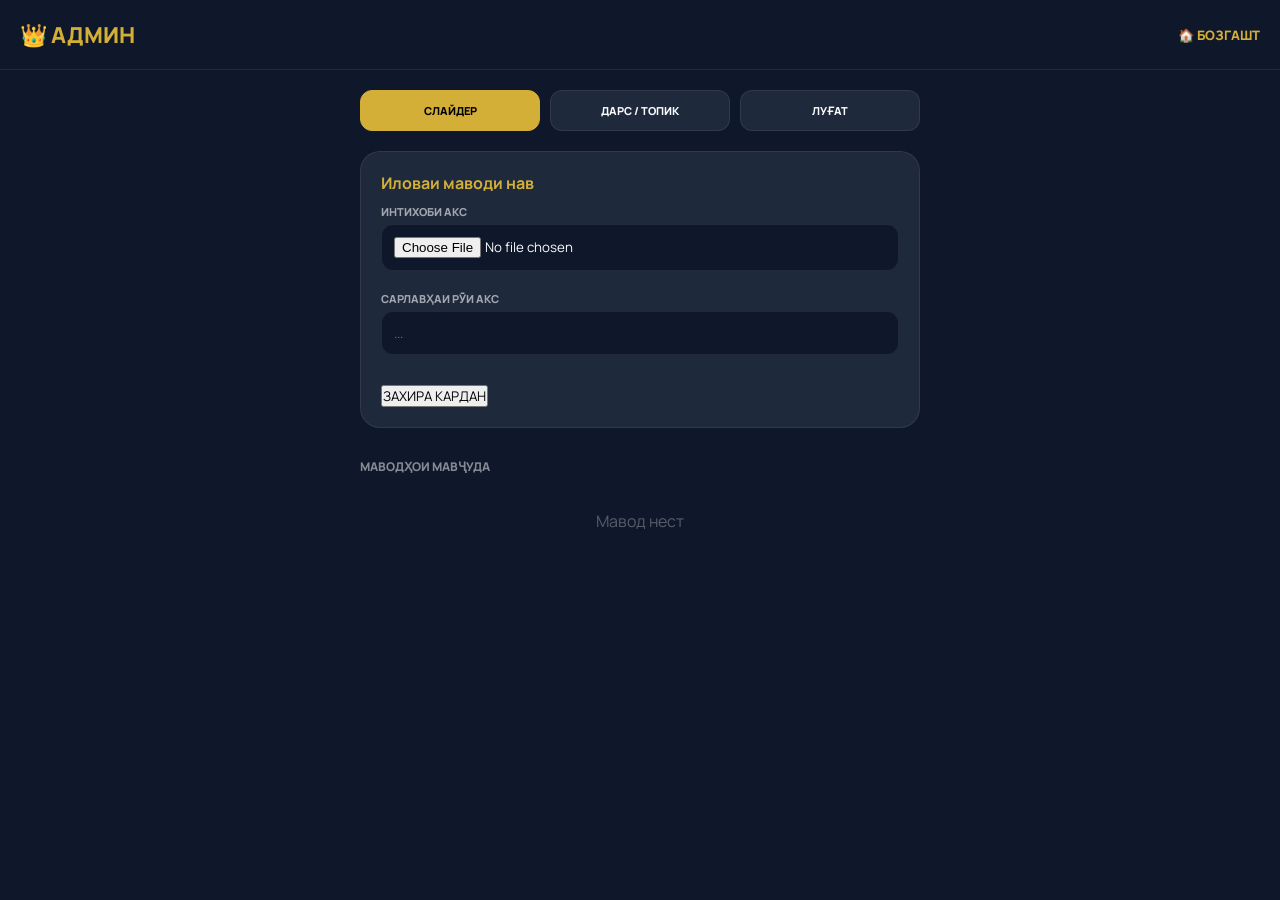
<file: admin.html>
<!DOCTYPE html>
<html lang="tg">
<head>
    <meta charset="UTF-8">
    <meta name="viewport" content="width=device-width, initial-scale=1.0">
    <title>Админ - ЁДБОН PRO</title>
    <link rel="stylesheet" href="style.css">
    <script>
        const t = localStorage.getItem('y_t') || "0";
        document.documentElement.className = t === "1" ? "theme-day" : "theme-night";
    </script>
    <style>
        body { overflow-y: auto; padding-bottom: 50px; }
        .admin-nav { display: flex; gap: 10px; margin-bottom: 20px; }
        .nav-btn { flex: 1; padding: 12px; border-radius: 12px; border: 1px solid var(--border); background: var(--card); color: var(--text); font-weight: 800; cursor: pointer; font-size: 11px; transition: 0.3s; }
        .nav-btn.active { background: var(--gold); color: #000; border-color: var(--gold); }
        
        .form-box { background: var(--card); border: 1px solid var(--border); border-radius: 20px; padding: 20px; margin-bottom: 30px; }
        .form-label { display: block; font-size: 11px; font-weight: 800; opacity: 0.6; margin-bottom: 5px; text-transform: uppercase; margin-top: 10px; }
        
        .list-header { display: flex; justify-content: space-between; align-items: center; margin-bottom: 15px; }
        .filter-select { background: none; border: 1px solid var(--gold); color: var(--gold); padding: 5px 10px; border-radius: 8px; font-size: 11px; font-weight: 700; outline: none; }
        
        .data-item { background: var(--card); border: 1px solid var(--border); padding: 12px 15px; border-radius: 15px; margin-bottom: 8px; display: flex; justify-content: space-between; align-items: center; }
        .action-btns { display: flex; gap: 8px; }
        .act-btn { width: 32px; height: 32px; border-radius: 8px; border: none; cursor: pointer; display: flex; align-items: center; justify-content: center; font-weight: bold; color: white; }
    </style>
</head>
<body>
    <header>
        <div class="logo">👑 АДМИН</div>
        <a href="index.html" style="color:var(--gold); text-decoration:none; font-weight:800; font-size:13px">🏠 БОЗГАШТ</a>
    </header>

    <main class="container">
        <div class="admin-nav">
            <button class="nav-btn active" id="btn-s" onclick="setMode('s')">СЛАЙДЕР</button>
            <button class="nav-btn" id="btn-l" onclick="setMode('l')">ДАРС / ТОПИК</button>
            <button class="nav-btn" id="btn-d" onclick="setMode('d')">ЛУҒАТ</button>
        </div>

        <div class="form-box">
            <h3 id="f-head" style="margin-bottom:10px; font-size:16px; color:var(--gold)">Иловаи нав</h3>
            <div id="f-inputs"></div>
            <input type="hidden" id="edit-id">
            <button class="btn" onclick="handleSave()" style="margin-top:20px">ЗАХИРА КАРДАН</button>
        </div>

        <div class="list-header">
            <span style="font-size:12px; font-weight:800; opacity:0.5;">МАВОДҲОИ МАВҶУДА</span>
            <select id="f-filter" class="filter-select" onchange="renderList()" style="display:none;">
                <option value="all">ҲАМАИ БАХШҲО</option>
                <option value="main">📘 ДАРСҲО</option>
                <option value="history">📜 ТАЪРИХ</option>
                <option value="culture">🏛️ ФАРҲАНГ</option>
                <option value="language">✍️ ЗАБОН</option>
                <option value="chat">💬 ГУФТУГӮ</option>
                <option value="tourism">🏔️ ТУРИЗМ</option>
            </select>
        </div>
        <div id="f-list"></div>
    </main>

    <script src="app.js"></script>
    <script>
        let mode = 's', currentImg = "";

        function setMode(m) {
            mode = m;
            document.querySelectorAll('.nav-btn').forEach(b => b.classList.remove('active'));
            document.getElementById('btn-'+m).classList.add('active');
            document.getElementById('edit-id').value = "";
            document.getElementById('f-filter').style.display = (m === 'l') ? 'block' : 'none';
            renderForm();
        }

        function renderForm() {
            const box = document.getElementById('f-inputs');
            const id = document.getElementById('edit-id').value;
            document.getElementById('f-head').innerText = id ? "Таҳрир кардани мавод" : "Иловаи маводи нав";

            if(mode === 's') {
                box.innerHTML = `
                    <label class="form-label">Интихоби акс</label>
                    <input type="file" class="input" onchange="const r=new FileReader(); r.onload=()=>currentImg=r.result; r.readAsDataURL(this.files[0])">
                    <label class="form-label">Сарлавҳаи рӯи акс</label>
                    <input id="v2" class="input" placeholder="...">`;
            } else if(mode === 'l') {
                box.innerHTML = `
                    <label class="form-label">Бахш (Категория)</label>
                    <select id="v-cat" class="input">
                        <option value="main">📘 Дарсҳои забон (Асосӣ)</option>
                        <option value="history">📜 Таърих</option>
                        <option value="culture">🏛️ Фарҳанг</option>
                        <option value="language">✍️ Забон</option>
                        <option value="chat">💬 Гуфтугӯ</option>
                        <option value="tourism">🏔️ Туризм</option>
                    </select>
                    <label class="form-label">Сарлавҳа</label>
                    <input id="v1" class="input" placeholder="Номи мавзӯъ">
                    <label class="form-label">Матни пурра</label>
                    <textarea id="v2" class="input" style="height:120px" placeholder="Матн..."></textarea>`;
            } else {
                box.innerHTML = `
                    <label class="form-label">Калима (Тоҷикӣ)</label>
                    <input id="v1" class="input" placeholder="Масалан: Офтоб">
                    <label class="form-label">Тарҷума (Яғнобӣ)</label>
                    <input id="v2" class="input" placeholder="Масалан: Хор">`;
            }
            renderList();
        }

        function renderList() {
            const list = document.getElementById('f-list');
            const key = mode==='s'?'y_slider':mode==='l'?'y_less':'y_words';
            let data = db(key);

            if(mode === 'l') {
                const filter = document.getElementById('f-filter').value;
                if(filter !== 'all') data = data.filter(x => x.cat === filter);
            }
            if(mode === 'd') data.sort((a,b) => a.word.localeCompare(b.word));

            list.innerHTML = data.reverse().map(x => `
                <div class="data-item">
                    <div style="font-weight:700; font-size:13px; max-width:70%; overflow:hidden;">${x.word || x.title || 'Акс'}</div>
                    <div class="action-btns">
                        <button class="act-btn" style="background:#3b82f6" onclick="startEdit('${key}',${x.id})">⚙️</button>
                        <button class="act-btn" style="background:#ef4444" onclick="handleDelete('${key}',${x.id})">✕</button>
                    </div>
                </div>
            `).join('') || '<p style="text-align:center; opacity:0.3; padding:20px;">Мавод нест</p>';
        }

        function handleSave() {
            const key = mode==='s'?'y_slider':mode==='l'?'y_less':'y_words';
            let data = db(key);
            const id = document.getElementById('edit-id').value;
            const v1 = document.getElementById('v1')?.value || "";
            const v2 = document.getElementById('v2').value;
            const cat = document.getElementById('v-cat')?.value || "";

            if(!v2) return alert("Мазмунро пур кунед!");

            let obj = { id: id ? parseInt(id) : Date.now() };
            if(mode==='s') { obj.url = currentImg || (id ? data.find(x=>x.id==id).url : ""); obj.title = v2; }
            else if(mode==='l') { obj.title = v1; obj.cont = v2; obj.cat = cat; }
            else { obj.word = v1; obj.mean = v2; }

            if(id) data = data.map(x => x.id == id ? obj : x);
            else data.push(obj);

            localStorage.setItem(key, JSON.stringify(data));
            currentImg = ""; document.getElementById('edit-id').value = "";
            renderForm();
        }

        function startEdit(key, id) {
            const x = db(key).find(i => i.id == id);
            document.getElementById('edit-id').value = id;
            renderForm();
            if(mode !== 's') document.getElementById('v1').value = x.word || x.title;
            document.getElementById('v2').value = x.mean || x.cont || x.title;
            if(mode === 'l') document.getElementById('v-cat').value = x.cat;
            window.scrollTo(0, 0);
        }

        function handleDelete(key, id) {
            if(confirm('Нест карда шавад?')) {
                localStorage.setItem(key, JSON.stringify(db(key).filter(x => x.id != id)));
                renderList();
            }
        }

        window.onload = () => { applyTheme(); renderForm(); };
    </script>
</body>
</html>
</file>
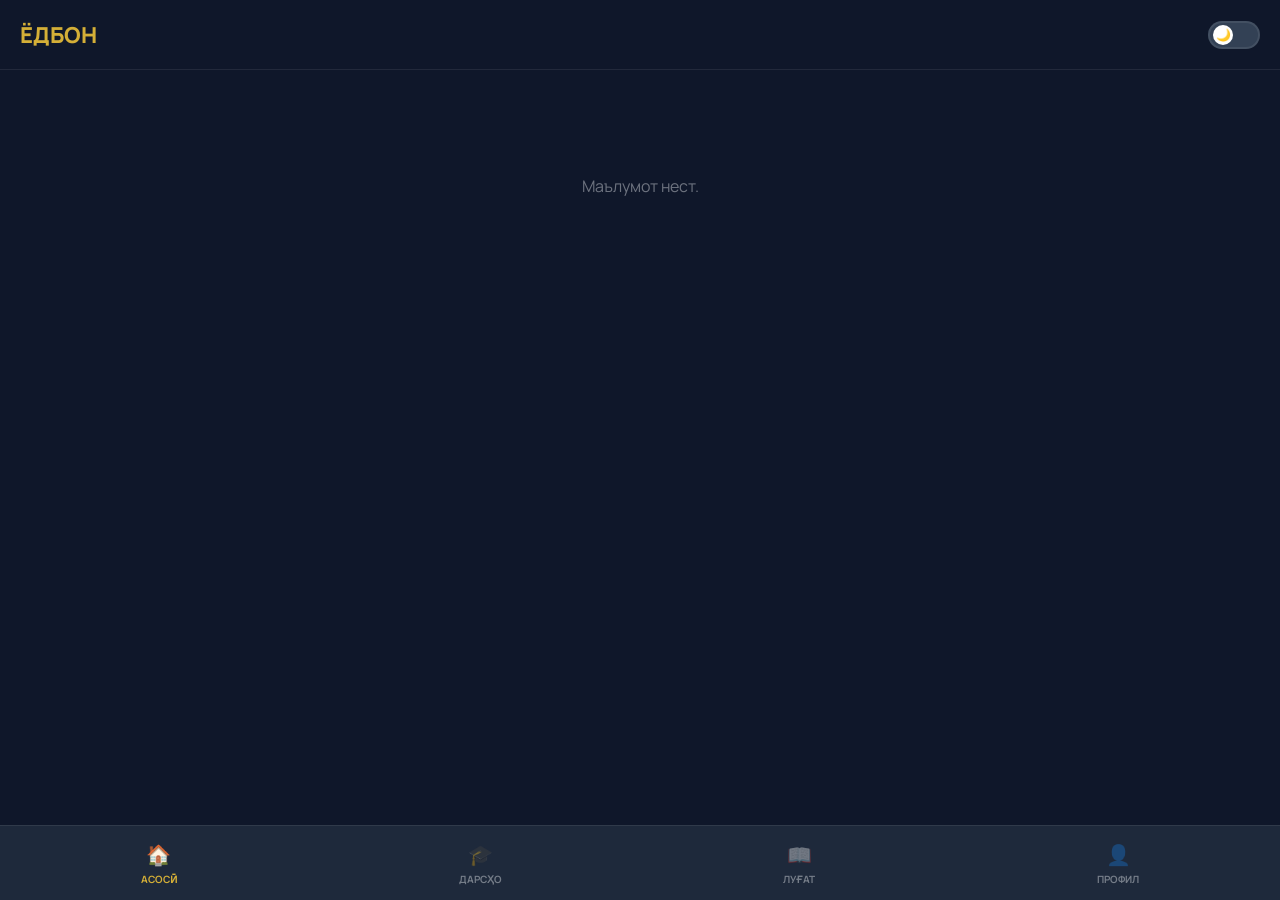
<file: category.html>
<!DOCTYPE html>
<html lang="tg">
<head>
    <meta charset="UTF-8">
    <meta name="viewport" content="width=device-width, initial-scale=1.0">
    <title>Бахш - ЁДБОН</title>
    <link rel="stylesheet" href="style.css">
    <script>
        // Ислоҳи фаврии реҷаи шаб
        const t = localStorage.getItem('y_t') || "0";
        document.documentElement.className = t === "1" ? "theme-day" : "theme-night";
    </script>
    <style>
        .topic-container {
            padding: 5px 0 50px;
        }

        .topic-article {
            margin-bottom: 40px; /* Фосилаи байни мақолаҳо кам шуд */
            animation: fadeIn 0.6s ease;
        }

        /* Сарлавҳаи тиллоии марказӣ */
        .topic-header {
            text-align: center;
            margin-bottom: 20px; /* Наздиктар ба матн */
        }

        .topic-title {
            font-size: 22px; /* Андозаи хурдтар ва зебо */
            font-weight: 800;
            color: var(--gold);
            text-transform: uppercase;
            letter-spacing: 1px;
            line-height: 1.2;
            display: inline-block;
        }

        .topic-divider {
            width: 45px;
            height: 2px;
            background: var(--gold);
            margin: 10px auto 0;
            border-radius: 10px;
            opacity: 0.5;
        }

        /* Матни асосии зич ва хоно */
        .topic-content {
            font-size: 17px; /* Андозаи хурдтар ва мувофиқ */
            line-height: 1.6; /* Сатрҳо ба ҳам наздиктар шуданд */
            color: var(--text);
            text-align: justify;
            opacity: 0.95;
        }

        .topic-content p {
            margin-bottom: 12px; /* Абзатсҳо наздиктар шуданд */
        }

        @keyframes fadeIn {
            from { opacity: 0; }
            to { opacity: 1; }
        }
    </style>
</head>
<body>
    <header>
        <div class="logo" onclick="location.href='index.html'">ЁДБОН</div>
        <div class="theme-switch" onclick="toggleTheme()">
            <div class="ball" id="t-icon">🌙</div>
        </div>
    </header>

    <main class="container">
        <div id="topic-render" class="topic-container">
            </div>
    </main>

    <nav class="bottom-nav">
        <a href="index.html" class="nav-item active"><div class="nav-icon">🏠</div>АСОСӢ</a>
        <a href="lessons.html" class="nav-item"><div class="nav-icon">🎓</div>ДАРСҲО</a>
        <a href="dictionary.html" class="nav-item"><div class="nav-icon">📖</div>ЛУҒАТ</a>
        <a href="profile.html" class="nav-item"><div class="nav-icon">👤</div>ПРОФИЛ</a>
    </nav>

    <script src="app.js"></script>
    <script>
        function renderTopic() {
            const params = new URLSearchParams(window.location.search);
            const catKey = params.get('cat') || 'history';
            const box = document.getElementById('topic-render');
            
            const data = db('y_less').filter(x => x.cat === catKey);

            if (data.length === 0) {
                box.innerHTML = '<div style="text-align:center; padding:80px 20px; opacity:0.4;">Маълумот нест.</div>';
                return;
            }

            box.innerHTML = data.map(x => `
                <article class="topic-article">
                    <div class="topic-header">
                        <h1 class="topic-title">${x.title}</h1>
                        <div class="topic-divider"></div>
                    </div>
                    <div class="topic-content">
                        ${x.cont.split('\n').filter(t => t.trim() !== "").map(p => `<p>${p}</p>`).join('')}
                    </div>
                </article>
            `).join('');
        }

        window.onload = () => {
            applyTheme();
            renderTopic();
        };
    </script>
</body>
</html>
</file>
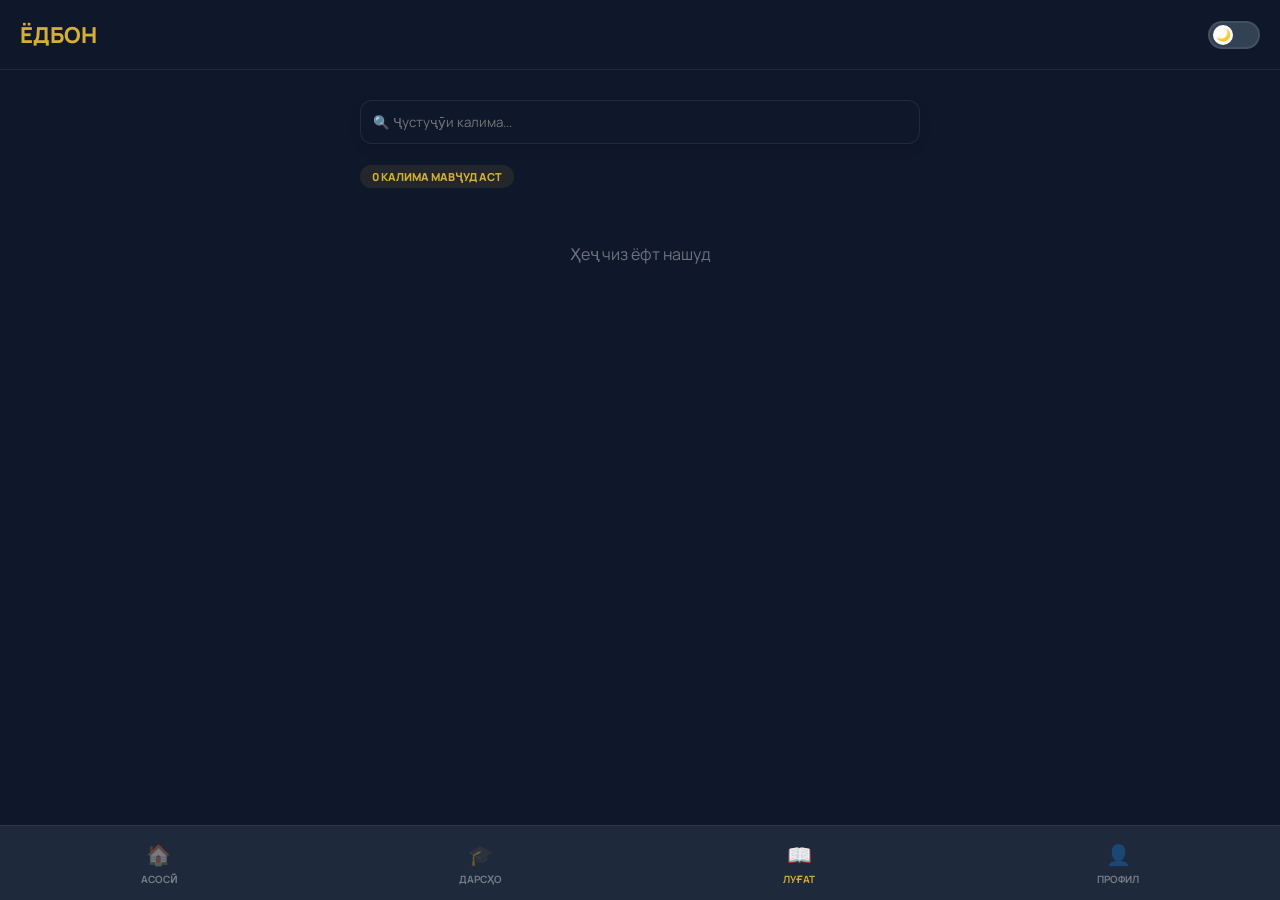
<file: dictionary.html>
<!DOCTYPE html>
<html lang="tg">
<head>
    <meta charset="UTF-8">
    <meta name="viewport" content="width=device-width, initial-scale=1.0">
    <title>Луғат - ЁДБОН</title>
    <link rel="stylesheet" href="style.css">
    <script>
        const t = localStorage.getItem('y_t') || "0";
        document.documentElement.className = t === "1" ? "theme-day" : "theme-night";
    </script>
</head>
<body>
    <header>
        <div class="logo" onclick="location.href='index.html'">ЁДБОН</div>
        <div class="theme-switch" onclick="toggleTheme()"><div class="ball" id="t-icon">🌙</div></div>
    </header>

    <main class="container">
        <div style="position: sticky; top: -21px; background: var(--bg); padding: 10px 0 20px 0; z-index: 50;">
            <input type="text" id="srch" class="input" placeholder="🔍 Ҷустуҷӯи калима..." onkeyup="renderDict()" style="margin-bottom:0; box-shadow: 0 4px 12px rgba(0,0,0,0.1);">
        </div>

        <div id="badge" style="display: inline-block; padding: 4px 12px; background: rgba(212, 175, 55, 0.1); border-radius: 20px; color: var(--gold); font-size: 11px; font-weight: 800; margin-bottom: 15px; text-transform: uppercase;">0 калима</div>

        <div id="dict-list"></div>
    </main>

    <nav class="bottom-nav">
        <a href="index.html" class="nav-item"><div class="nav-icon">🏠</div>АСОСӢ</a>
        <a href="lessons.html" class="nav-item"><div class="nav-icon">🎓</div>ДАРСҲО</a>
        <a href="dictionary.html" class="nav-item active"><div class="nav-icon">📖</div>ЛУҒАТ</a>
        <a href="profile.html" class="nav-item"><div class="nav-icon">👤</div>ПРОФИЛ</a>
    </nav>

    <script src="app.js"></script>
    <script>
        function renderDict() {
            const list = document.getElementById('dict-list');
            const q = document.getElementById('srch').value.toLowerCase();
            const words = db('y_words').filter(x => x.word.toLowerCase().includes(q) || x.mean.toLowerCase().includes(q));
            const favs = db('y_favs');

            words.sort((a,b) => a.word.localeCompare(b.word));
            document.getElementById('badge').innerText = `${words.length} калима мавҷуд аст`;

            list.innerHTML = words.map(x => `
                <div class="card" style="display:flex; justify-content:space-between; align-items:center; padding:15px 20px;">
                    <div>
                        <b style="color:var(--gold); font-size:17px;">${x.word}</b>
                        <p style="font-size:13px; opacity:0.7; margin-top:3px;">${x.mean}</p>
                    </div>
                    <span onclick="tglFav(${x.id})" style="cursor:pointer; font-size:22px;">${favs.includes(x.id)?'❤️':'🤍'}</span>
                </div>
            `).join('') || '<p style="text-align:center; opacity:0.4; padding:40px;">Ҳеҷ чиз ёфт нашуд</p>';
        }

        function tglFav(id) {
            let f = db('y_favs'); f = f.includes(id) ? f.filter(i => i !== id) : [...f, id];
            localStorage.setItem('y_favs', JSON.stringify(f)); renderDict();
        }
        window.onload = () => { applyTheme(); renderDict(); };
    </script>
</body>
</html>
</file>
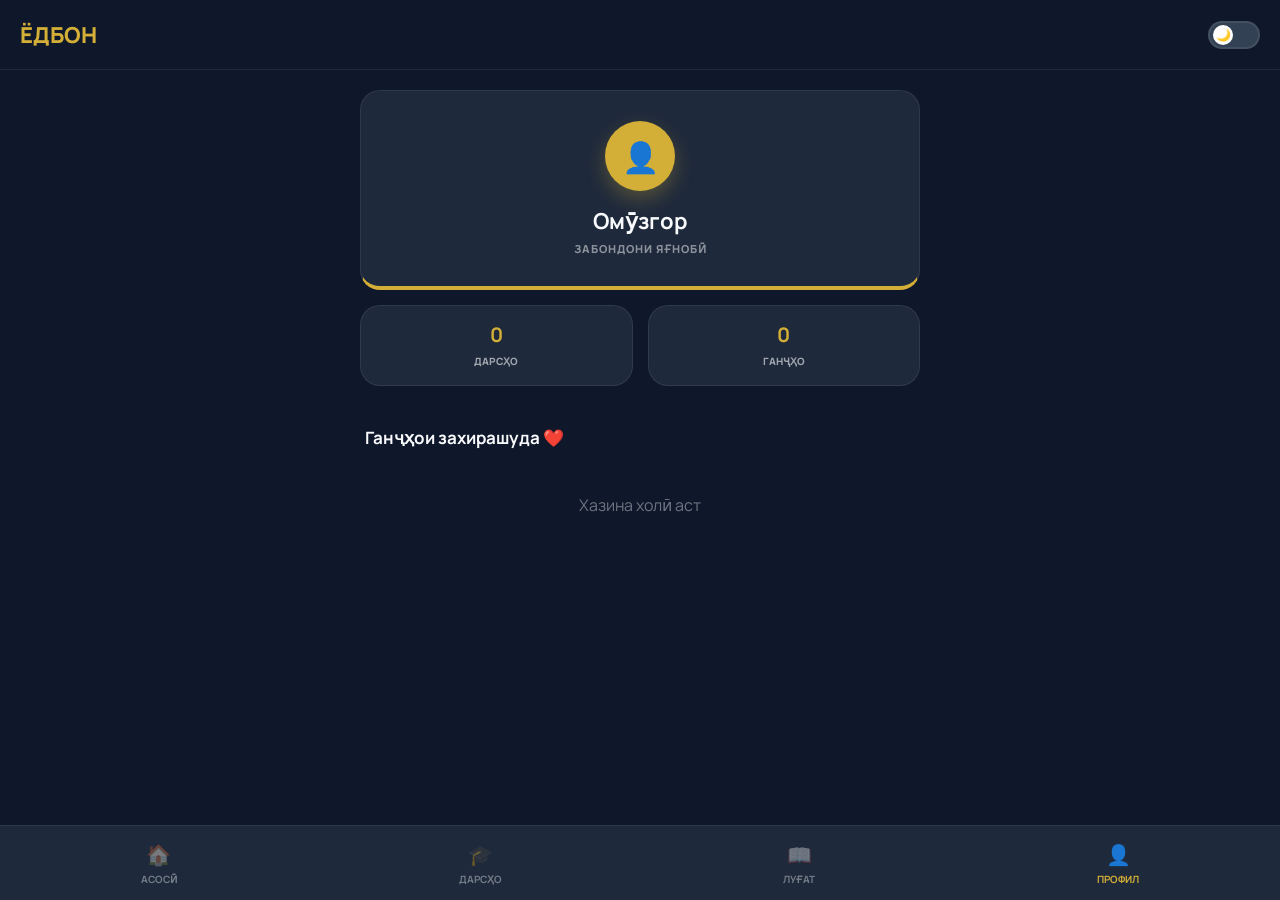
<file: profile.html>
<!DOCTYPE html>
<html lang="tg">
<head>
    <meta charset="UTF-8">
    <meta name="viewport" content="width=device-width, initial-scale=1.0">
    <title>Профил - ЁДБОН</title>
    <link rel="stylesheet" href="style.css">
    <script>
        const t = localStorage.getItem('y_t') || "0";
        document.documentElement.className = t === "1" ? "theme-day" : "theme-night";
    </script>
</head>
<body>
    <header>
        <div class="logo" onclick="location.href='index.html'">ЁДБОН</div>
        <div class="theme-switch" onclick="toggleTheme()"><div class="ball" id="t-icon">🌙</div></div>
    </header>

    <main class="container">
        <div class="card" style="text-align:center; padding:30px 20px; border-bottom: 4px solid var(--gold);">
            <div style="width:70px; height:70px; background:var(--gold); border-radius:50%; margin:0 auto 15px; display:flex; align-items:center; justify-content:center; font-size:30px; color:#000; box-shadow: 0 8px 20px rgba(212,175,55,0.3);">👤</div>
            <h2 style="font-size:22px;">Омӯзгор</h2>
            <p style="font-size:11px; opacity:0.5; font-weight:800; margin-top:5px; letter-spacing:1px;">ЗАБОНДОНИ ЯҒНОБӢ</p>
        </div>

        <div style="display:grid; grid-template-columns:1fr 1fr; gap:15px; margin-bottom:25px;">
            <div class="card" style="text-align:center; padding:15px;">
                <b id="c-less" style="color:var(--gold); font-size:20px; display:block;">0</b>
                <span style="font-size:10px; font-weight:800; opacity:0.6;">ДАРСҲО</span>
            </div>
            <div class="card" style="text-align:center; padding:15px;">
                <b id="c-fav" style="color:var(--gold); font-size:20px; display:block;">0</b>
                <span style="font-size:10px; font-weight:800; opacity:0.6;">ГАНҶҲО</span>
            </div>
        </div>

        <h3 style="margin-bottom:15px; font-size:17px; padding-left:5px;">Ганҷҳои захирашуда ❤️</h3>
        <div id="fav-list"></div>
    </main>

    <nav class="bottom-nav">
        <a href="index.html" class="nav-item"><div class="nav-icon">🏠</div>АСОСӢ</a>
        <a href="lessons.html" class="nav-item"><div class="nav-icon">🎓</div>ДАРСҲО</a>
        <a href="dictionary.html" class="nav-item"><div class="nav-icon">📖</div>ЛУҒАТ</a>
        <a href="profile.html" class="nav-item active"><div class="nav-icon">👤</div>ПРОФИЛ</a>
    </nav>

    <script src="app.js"></script>
    <script>
        function renderProfile() {
            const words = db('y_words'); const favs = db('y_favs');
            document.getElementById('c-less').innerText = db('y_done').length;
            document.getElementById('c-fav').innerText = favs.length;

            const saved = words.filter(w => favs.includes(w.id));
            document.getElementById('fav-list').innerHTML = saved.length ? saved.map(w => `
                <div class="card" style="display:flex; justify-content:space-between; align-items:center;">
                    <div><b>${w.word}</b><p style="font-size:13px; opacity:0.7; margin-top:2px;">${w.mean}</p></div>
                    <span onclick="rem(${w.id})" style="cursor:pointer; font-size:20px;">❤️</span>
                </div>
            `).reverse().join('') : '<p style="text-align:center; opacity:0.4; padding:30px;">Хазина холӣ аст</p>';
        }
        function rem(id) {
            let f = db('y_favs').filter(x => x !== id);
            localStorage.setItem('y_favs', JSON.stringify(f)); renderProfile();
        }
        window.onload = () => { applyTheme(); renderProfile(); };
    </script>
</body>
</html>
</file>
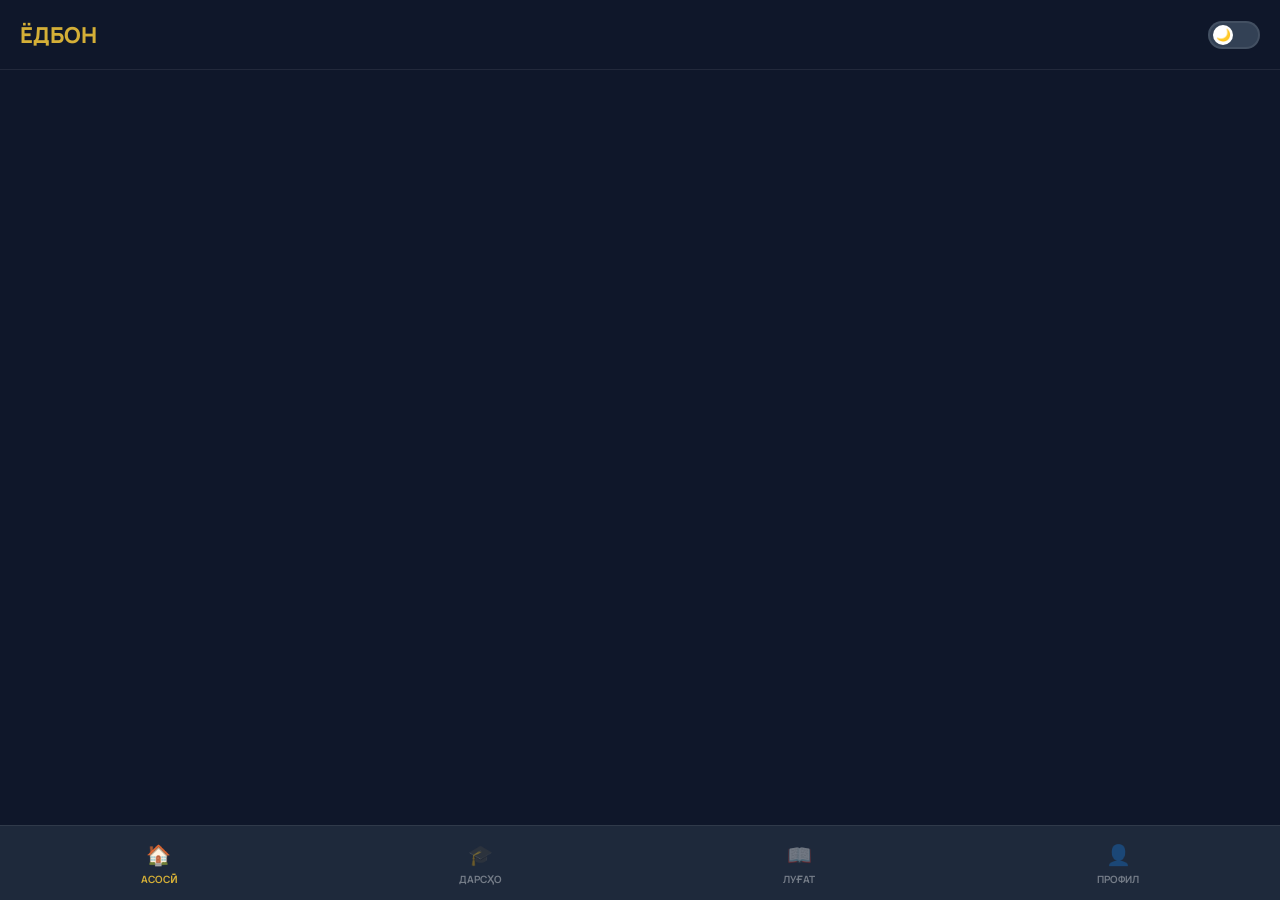
<file: topic.html>
<!DOCTYPE html>
<html lang="tg">
<head>
    <meta charset="UTF-8"><meta name="viewport" content="width=device-width, initial-scale=1.0">
    <title>Бахш - ЁДБОН</title><link rel="stylesheet" href="style.css">
    <script>
        const t = localStorage.getItem('y_t') || "0";
        document.documentElement.className = t === "1" ? "theme-day" : "theme-night";
    </script>
</head>
<body>
    <header>
        <div class="logo" onclick="location.href='index.html'">ЁДБОН</div>
        <div class="theme-switch" onclick="toggleTheme()"><div class="ball" id="t-icon">🌙</div></div>
    </header>
    <main class="container">
        <div id="topic-flow"></div>
    </main>
    <nav class="bottom-nav">
        <a href="index.html" class="nav-item active"><div class="nav-icon">🏠</div>АСОСӢ</a>
        <a href="lessons.html" class="nav-item"><div class="nav-icon">🎓</div>ДАРСҲО</a>
        <a href="dictionary.html" class="nav-item"><div class="nav-icon">📖</div>ЛУҒАТ</a>
        <a href="profile.html" class="nav-item"><div class="nav-icon">👤</div>ПРОФИЛ</a>
    </nav>
    <script src="app.js"></script>
    <script>
        function render() {
            const cat = new URLSearchParams(window.location.search).get('cat') || 'history';
            const data = db('y_less').filter(x => x.cat === cat);
            document.getElementById('topic-flow').innerHTML = data.map(x => `
                <article class="topic-section">
                    <div class="topic-title-box"><h2 class="topic-title">${x.title}</h2></div>
                    <div class="topic-text">${x.cont.split('\n').map(p => `<p>${p}</p>`).join('')}</div>
                </article>
            `).join('');
        }
        window.onload = () => { applyTheme(); render(); };
    </script>
</body>
</html>
</file>
<file: style.css>
@import url('https://fonts.googleapis.com/css2?family=Manrope:wght@400;600;800&display=swap');

:root { --gold: #d4af37; --radius: 20px; }

/* Реҷаҳои рангӣ */
.theme-night { --bg: #0f172a; --text: #f8fafc; --card: #1e293b; --border: rgba(255,255,255,0.08); }
.theme-day { --bg: #f8fafc; --text: #0f172a; --card: #ffffff; --border: #e2e8f0; }

* { margin: 0; padding: 0; box-sizing: border-box; font-family: 'Manrope', sans-serif; }
body { background: var(--bg); color: var(--text); height: 100vh; display: flex; flex-direction: column; overflow: hidden; }

/* Header ва Nav */
header { height: 70px; padding: 0 20px; display: flex; justify-content: space-between; align-items: center; border-bottom: 1px solid var(--border); background: var(--bg); flex-shrink: 0; z-index: 100; }
.logo { font-size: 22px; font-weight: 800; color: var(--gold); text-transform: uppercase; cursor: pointer; }

.theme-switch { width: 52px; height: 28px; background: #334155; border-radius: 50px; position: relative; cursor: pointer; border: 2px solid var(--border); }
.theme-switch .ball { width: 20px; height: 20px; background: #fff; border-radius: 50%; position: absolute; top: 2px; left: 3px; transition: 0.3s; display: flex; align-items: center; justify-content: center; font-size: 12px; }
.theme-day .theme-switch { background: var(--gold); }
.theme-day .theme-switch .ball { transform: translateX(23px); }

.container { flex: 1; overflow-y: auto; padding: 20px 20px 100px; width: 100%; max-width: 600px; margin: 0 auto; }

/* ДИЗАЙНИ КОРТҲО (Барои Асосӣ, Дарсҳо, Луғат) */
.card { background: var(--card); border: 1px solid var(--border); border-radius: var(--radius); padding: 18px; margin-bottom: 15px; text-decoration: none; color: inherit; }
.grid { display: grid; grid-template-columns: 1fr 1fr; gap: 15px; }

/* Слайдер */
.slider { width: 100%; height: 200px; border-radius: var(--radius); overflow: hidden; position: relative; margin-bottom: 25px; background: #2d3748; }
.slide { width: 100%; height: 100%; position: absolute; opacity: 0; transition: 1s; background-size: cover; background-position: center; display: flex; align-items: flex-end; padding: 20px; }
.slide.active { opacity: 1; }
.slide-txt { color: white; font-weight: 800; text-shadow: 0 2px 4px rgba(0,0,0,0.8); }

/* ДИЗАЙНИ ОЗОД БЕ РАМКА (Танҳо барои Топикҳо) */
.topic-section { margin-bottom: 45px; }
.topic-title-box { text-align: center; margin-bottom: 20px; }
.topic-title { font-size: 22px; font-weight: 800; color: var(--gold); text-transform: uppercase; position: relative; padding-bottom: 8px; }
.topic-title::after { content: ""; position: absolute; bottom: 0; left: 30%; width: 40%; height: 2px; background: var(--gold); opacity: 0.3; }
.topic-text { font-size: 17px; line-height: 1.8; text-align: justify; opacity: 0.95; }
.topic-text p { margin-bottom: 15px; }

/* Аккордеон барои Дарсҳо */
.lesson-item { background: var(--card); border: 1px solid var(--border); border-radius: 18px; margin-bottom: 12px; overflow: hidden; }
.lesson-header { padding: 18px; display: flex; justify-content: space-between; align-items: center; cursor: pointer; font-weight: 700; }
.lesson-content { display: none; padding: 15px 18px 20px; border-top: 1px solid var(--border); line-height: 1.7; }
.lesson-item.active .lesson-content { display: block; }

/* Навигатсия */
.bottom-nav { position: fixed; bottom: 0; width: 100%; height: 75px; background: var(--card); border-top: 1px solid var(--border); display: flex; justify-content: space-around; align-items: center; z-index: 1000; }
.nav-item { text-decoration: none; color: inherit; opacity: 0.4; text-align: center; font-size: 10px; font-weight: 700; display: flex; flex-direction: column; }
.nav-item.active { opacity: 1; color: var(--gold); }
.nav-icon { font-size: 20px; margin-bottom: 4px; }

.btn-done { background: var(--gold); color: #000; border: none; width: 100%; padding: 12px; border-radius: 12px; font-weight: 800; margin-top: 10px; cursor: pointer; }
.input { width: 100%; padding: 12px; border-radius: 12px; border: 1px solid var(--border); background: var(--bg); color: inherit; margin-bottom: 10px; outline: none; }
</file>
